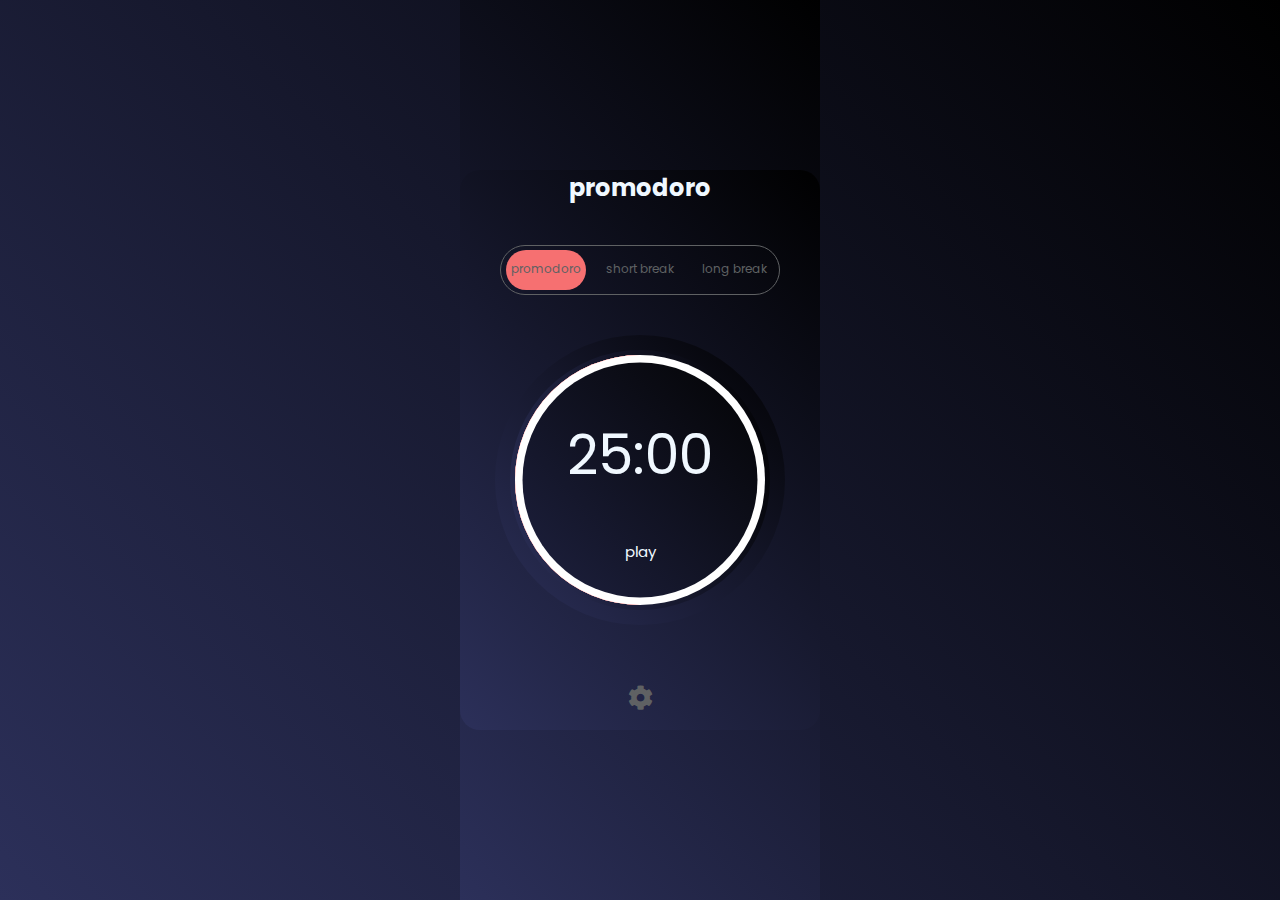
<file: index.html>
<!DOCTYPE html>
<html lang="en">
<head>
    <meta charset="UTF-8">
    <meta http-equiv="X-UA-Compatible" content="IE=edge">
    <meta name="viewport" content="width=device-width, initial-scale=1.0">
    <link rel="stylesheet" href="css\pomo.css">
    <link rel="stylesheet" href="css\all.min.css">
    <title>Document</title>
</head>
<body>

    <div class="setting hide">
        <div class="set">
            <h3>setting</h3>
            <span><i class="fas fa-times"></i></span>
        </div>
        <hr>
        <div class="minutes">
            <h5>time(minutes)</h5>
            <div class="choiceMin">
                <div>
                    <div>promodoro</div>
                    <div class="pomodoro">
                        <div class="number">25</div>
                        <div class="icon"> 
                            <i class="fas fa-angle-up"></i>
                            <i class="fas fa-angle-down"></i>
                        </div>
                    </div>
                </div>
                <div>
                    <div>short break</div>
                    <div class="pomodoro">
                        <div class="number">10</div>
                        <div class="icon"> 
                            <i class="fas fa-angle-up"></i>
                            <i class="fas fa-angle-down"></i>
                        </div>
                    </div>
                </div>
                <div>
                    <div>long break</div>
                    <div class="pomodoro">
                        <div class="number">15</div>
                        <div class="icon">
                            <i class="fas fa-angle-up"></i>
                            <i class="fas fa-angle-down"></i> 
                        </div>
                    </div>
                </div>
            </div>
        </div>
        <hr>
        <div class="choiceFont">
            <div>Font</div>
            <div class="font">
                <div class="ft one black">Aa</div>
                <div class="ft tow" >Aa</div>
                <div class="ft three">Aa</div>
            </div>
        </div>
        <hr>
        <div class="choiceColor">
            <div>Color</div>
            <div class="color">
                <div class="red selected"><i class="fas fa-check" ></i></div>
                <div class="green"><i class="fas fa-check hide"></i></div>
                <div class="blue"><i class="fas fa-check hide"></i></div>
            </div>
        </div>
        <hr>
        <button>Apply</button>
    </div>
    <div class="cotianer">
        <h2>promodoro</h2>
        <div class="choice">
            <div class="pro active red" data-number="">promodoro</div>
            <div class="pro" data-number="">short break</div>
            <div class="pro" data-number="">long break</div>
        </div>
        <div class="outside">
            <div class="inner">
                <div class="thing">
                    <div class="r pause"></div>
                    <div class="l pause"></div>
                    <div class="minicicle"></div>
                    <div class="cicle"> <div class="time">20:30 </div><span>play</span> </div>
                </div>
            </div>
           
        </div>
       
        <i class="fas fa-cog"></i>  
    </div>
    <audio src="10-Second-Countdown-Beeping-Tones-www.fesliyanstudios.com.mp3" preload="auto"></audio>
    <script src="pro.js"></script>
</body>
</html>
</file>
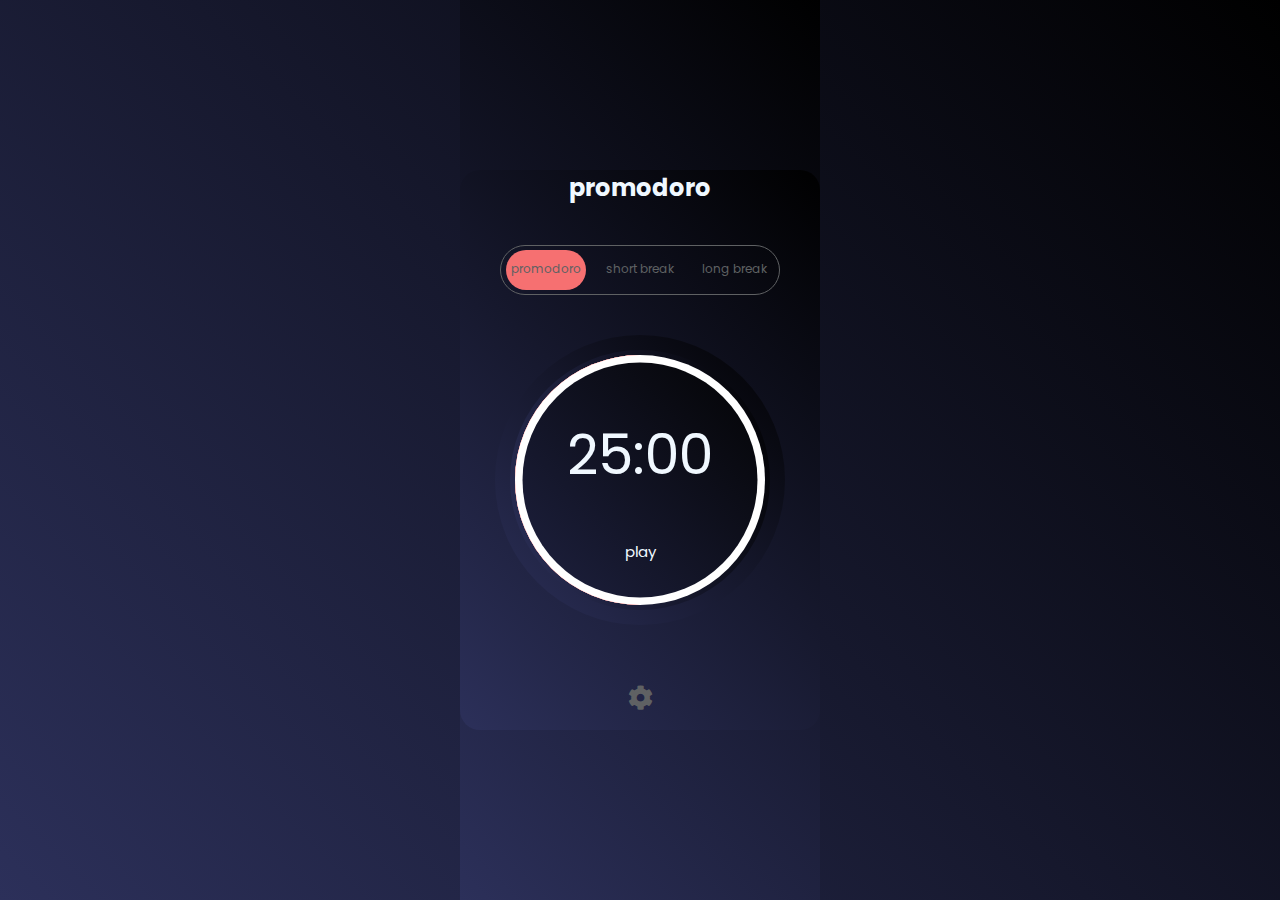
<file: pomodoro.html>
<!DOCTYPE html>
<html lang="en">
<head>
    <meta charset="UTF-8">
    <meta http-equiv="X-UA-Compatible" content="IE=edge">
    <meta name="viewport" content="width=device-width, initial-scale=1.0">
    <link rel="stylesheet" href="css\pomo.css">
    <link rel="stylesheet" href="css\all.min.css">
    <title>Document</title>
</head>
<body>

    <div class="setting hide">
        <div class="set">
            <h3>setting</h3>
            <span><i class="fas fa-times"></i></span>
        </div>
        <hr>
        <div class="minutes">
            <h5>time(minutes)</h5>
            <div class="choiceMin">
                <div>
                    <div>promodoro</div>
                    <div class="pomodoro">
                        <div class="number">25</div>
                        <div class="icon"> 
                            <i class="fas fa-angle-up"></i>
                            <i class="fas fa-angle-down"></i>
                        </div>
                    </div>
                </div>
                <div>
                    <div>short break</div>
                    <div class="pomodoro">
                        <div class="number">10</div>
                        <div class="icon"> 
                            <i class="fas fa-angle-up"></i>
                            <i class="fas fa-angle-down"></i>
                        </div>
                    </div>
                </div>
                <div>
                    <div>long break</div>
                    <div class="pomodoro">
                        <div class="number">15</div>
                        <div class="icon">
                            <i class="fas fa-angle-up"></i>
                            <i class="fas fa-angle-down"></i> 
                        </div>
                    </div>
                </div>
            </div>
        </div>
        <hr>
        <div class="choiceFont">
            <div>Font</div>
            <div class="font">
                <div class="ft one black">Aa</div>
                <div class="ft tow" >Aa</div>
                <div class="ft three">Aa</div>
            </div>
        </div>
        <hr>
        <div class="choiceColor">
            <div>Color</div>
            <div class="color">
                <div class="red selected"><i class="fas fa-check" ></i></div>
                <div class="green"><i class="fas fa-check hide"></i></div>
                <div class="blue"><i class="fas fa-check hide"></i></div>
            </div>
        </div>
        <hr>
        <button>Apply</button>
    </div>
    <div class="cotianer">
        <h2>promodoro</h2>
        <div class="choice">
            <div class="pro active red" data-number="">promodoro</div>
            <div class="pro" data-number="">short break</div>
            <div class="pro" data-number="">long break</div>
        </div>
        <div class="outside">
            <div class="inner">
                <div class="thing">
                    <div class="r pause"></div>
                    <div class="l pause"></div>
                    <div class="minicicle"></div>
                    <div class="cicle"> <div class="time">20:30 </div><span>play</span> </div>
                </div>
            </div>
           
        </div>
       
        <i class="fas fa-cog"></i>  
    </div>
    <audio src="10-Second-Countdown-Beeping-Tones-www.fesliyanstudios.com.mp3" preload="auto"></audio>
    <script src="pro.js"></script>
</body>
</html>
</file>
